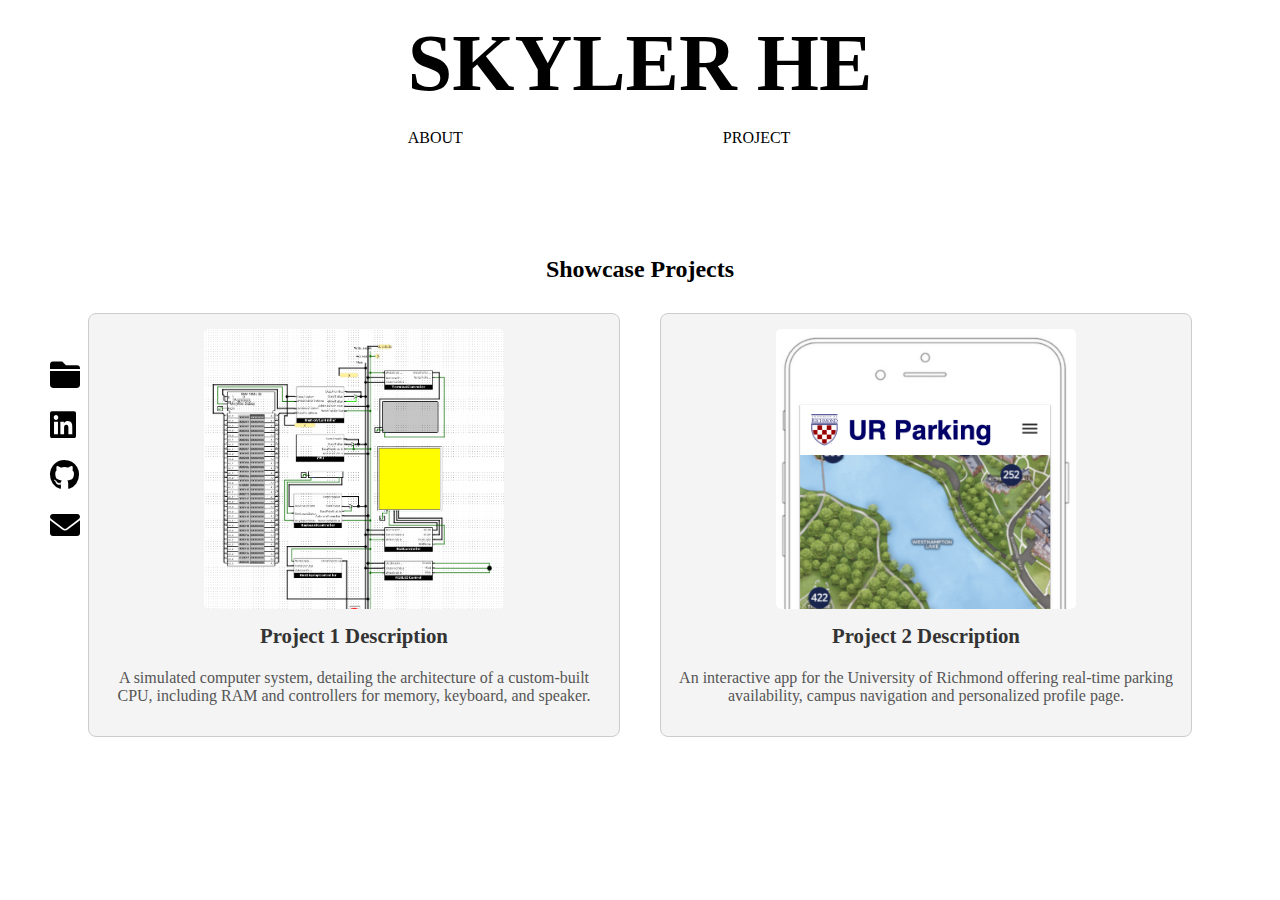
<file: index.html>
<!DOCTYPE html>
<html lang="en">
<head>
    <meta charset="UTF-8">
    <meta name="viewport" content="width=device-width, initial-scale=1.0">
    <link rel="stylesheet" href="styles.css">
    <link href="https://cdnjs.cloudflare.com/ajax/libs/font-awesome/6.0.0-beta3/css/all.min.css" rel="stylesheet">
    <title>Home</title>
</head>
<body>
    <div id="screen">
        <!-- Left-side icons placeholder -->
        <div id="left-icons"></div>
        <!-- Navigation bar-->
        <div id="header-placeholder"></div> 
        <!-- Showcase Section for Projects -->
        <a href="project.html" class="projects-section"> 
            <h2>Showcase Projects</h2>
            
            <div class="project-container">
                <!-- Project 1 -->
                <div class="project">
                    <img src="p1.png" alt="Project 1 Diagram">
                    <div class="description">
                        <h3>Project 1 Description</h3>
                        <p>A simulated computer system, detailing the architecture of a custom-built CPU, including RAM and controllers for memory, keyboard, and speaker.</p>
                    </div>
                </div>

                <!-- Project 2 -->
                <div class="project">
                    <img src="p2.png" alt="Project 2 Diagram">
                    <div class="description">
                        <h3>Project 2 Description</h3>
                        <p>An interactive app for the University of Richmond offering real-time parking availability, campus navigation and personalized profile page.</p>
                    </div>
                </div>
            </div>
        </div>

    </div>
    <script src="index.js" type="module"></script>
</body>
</html>
</file>
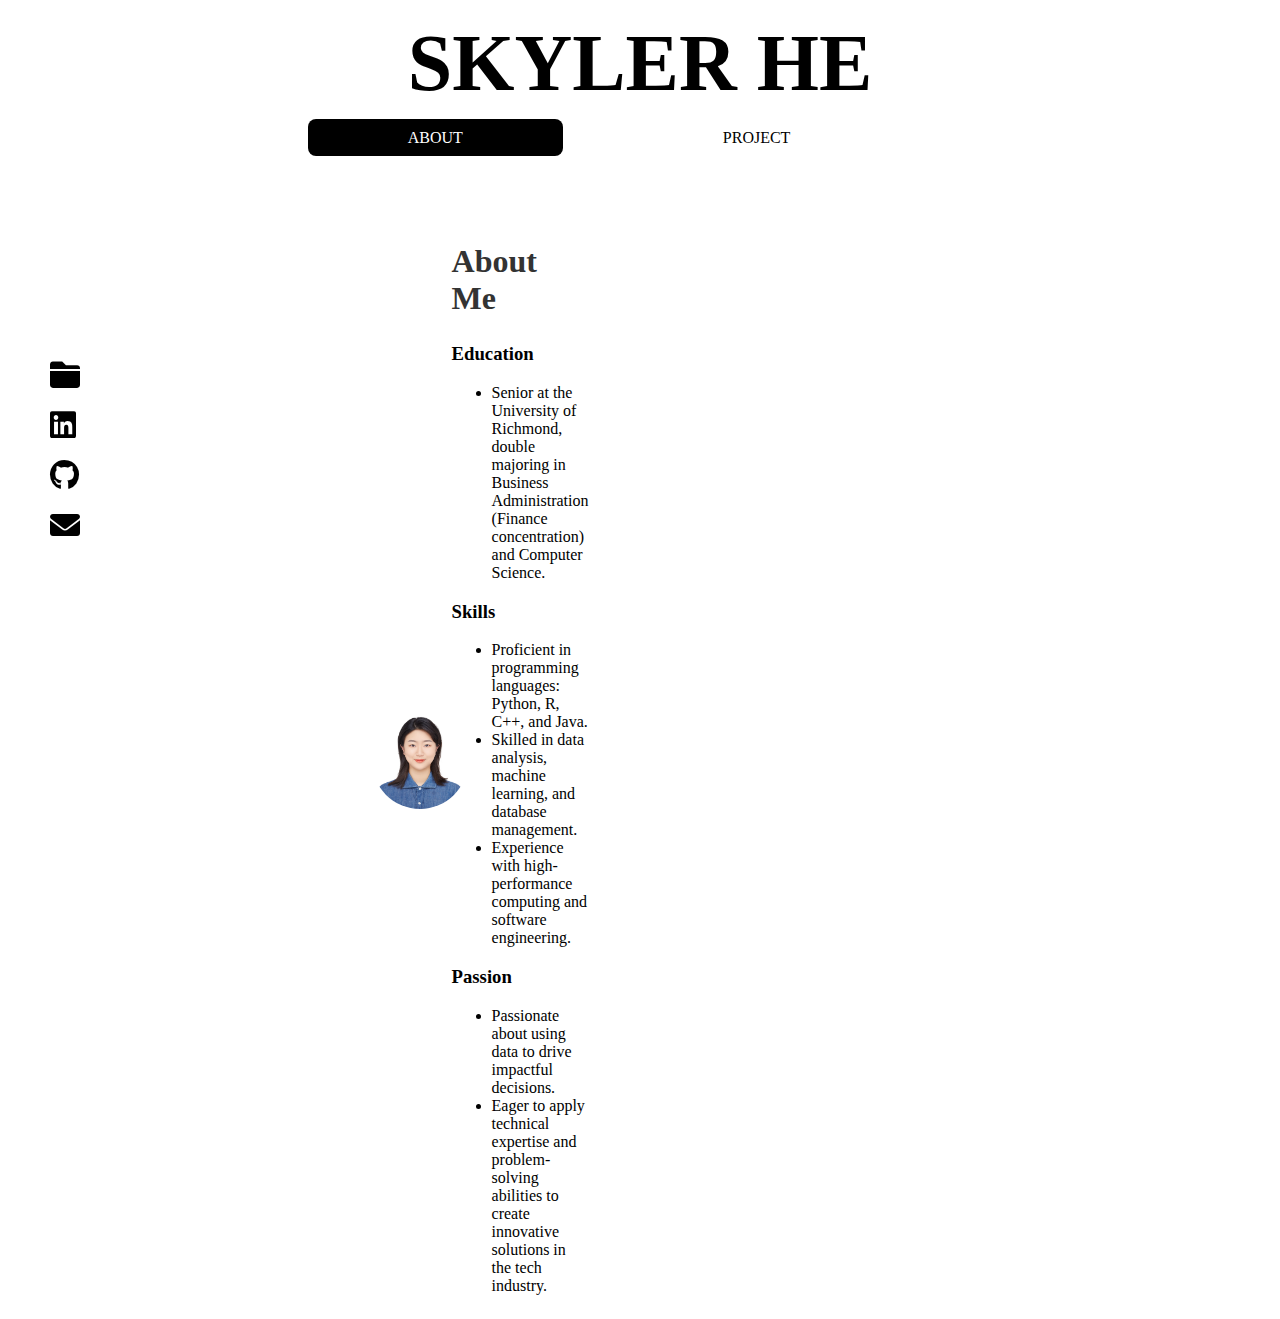
<file: about.html>
<!DOCTYPE html>
<html lang="en">
<head>
    <meta charset="UTF-8">
    <meta name="viewport" content="width=device-width, initial-scale=1.0">
    <link rel="stylesheet" href="styles.css">
    <link href="https://cdnjs.cloudflare.com/ajax/libs/font-awesome/6.0.0-beta3/css/all.min.css" rel="stylesheet">
    <title>Home</title>
</head>
<body>
    <div id="screen">
        <!-- Left-side icons placeholder -->
        <div id="left-icons"></div>
        <!-- Navigation bar-->
        <div id="header-placeholder"></div>

        <div class="about-section">
            <div class="image-container">
                <img src="p3.png" alt="mepic" class="about-image">
            </div>
            <div class="text-container">
                <h2>About Me</h2>
                
                <!-- Education Section -->
                <h3>Education</h3>
                <ul>
                    <li>Senior at the University of Richmond, double majoring in Business Administration (Finance concentration) and Computer Science.</li>
                </ul>
        
                <!-- Skills Section -->
                <h3>Skills</h3>
                <ul>
                    <li>Proficient in programming languages: Python, R, C++, and Java.</li>
                    <li>Skilled in data analysis, machine learning, and database management.</li>
                    <li>Experience with high-performance computing and software engineering.</li>
                </ul>
        
                <!-- Passion Section -->
                <h3>Passion</h3>
                <ul>
                    <li>Passionate about using data to drive impactful decisions.</li>
                    <li>Eager to apply technical expertise and problem-solving abilities to create innovative solutions in the tech industry.</li>
                </ul>
            </div>
        </div>
        
        
    </div>
    <script src="about.js" type="module"></script>
</body>
</html>
</file>
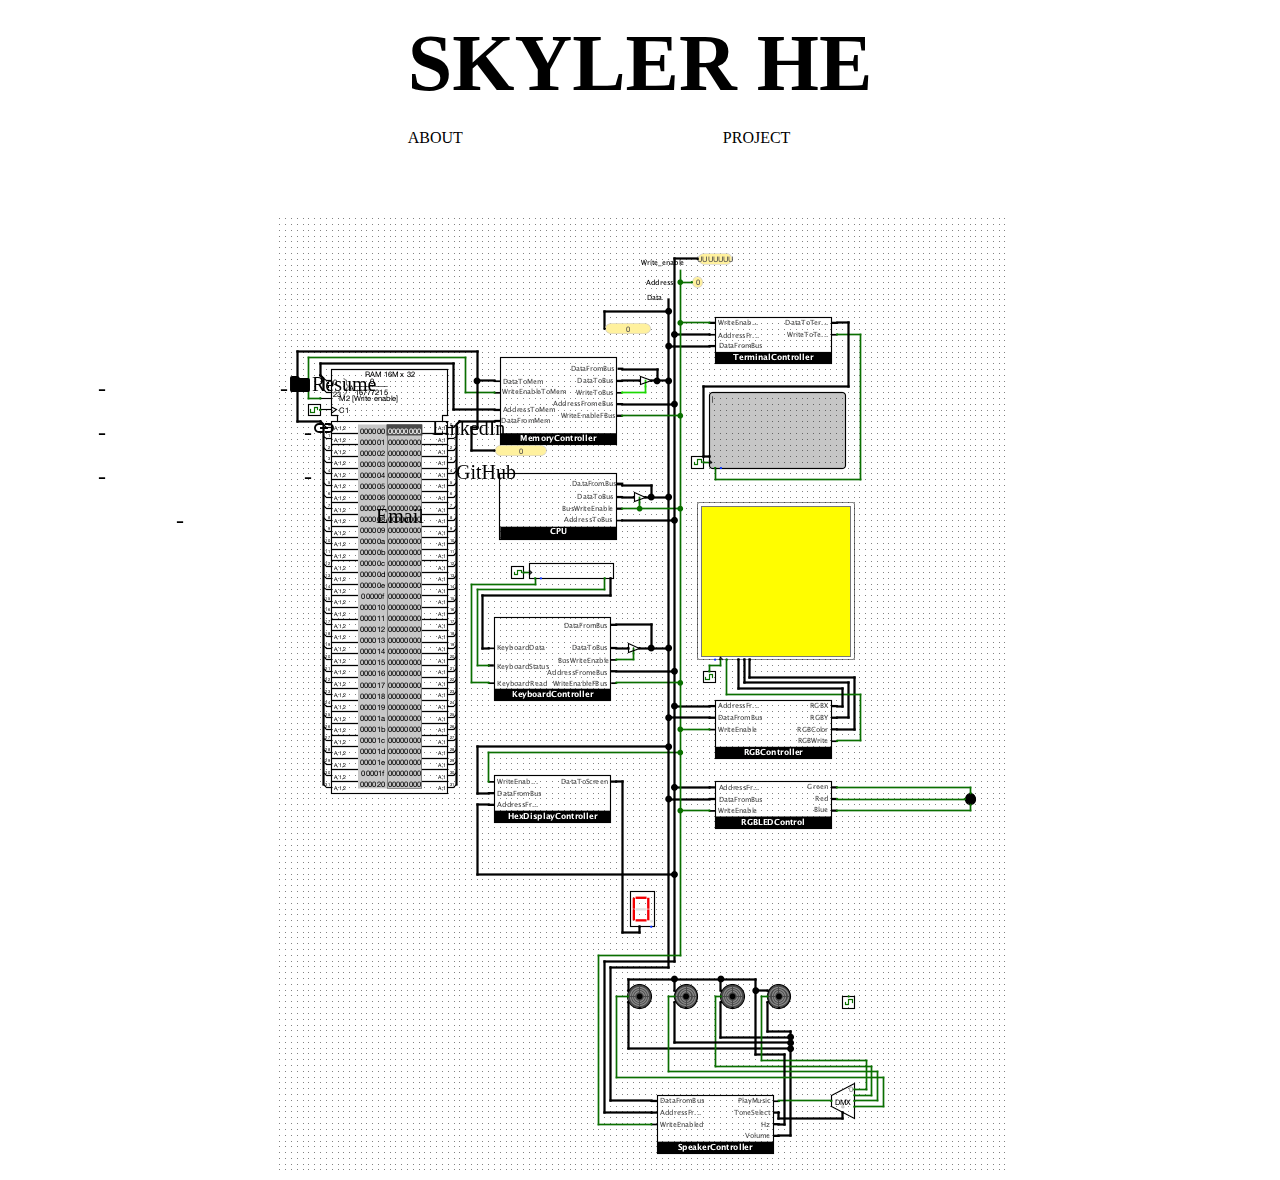
<file: home.html>
<!DOCTYPE html>
<html lang="en">
<head>
    <meta charset="UTF-8">
    <meta name="viewport" content="width=device-width, initial-scale=1.0">
    <link rel="stylesheet" href="styles.css">
    <link href="https://fonts.googleapis.com/icon?family=Material+Icons" rel="stylesheet">
    <title>Home</title>
</head>
<body>
    <div id="screen">
        <!-- Left-side icons placeholder -->
        <div id="left-icons"></div>
        <!-- Navigation bar-->
        <div id="header-placeholder"></div>
        <!-- Insert the image here -->
        <img src="p1.png" id="frontpage" style="max-width: 100%; max-height: 100%; object-fit: cover;">
    </div>
    <script src="home.js" type="module"></script>
</body>
</html>
</file>
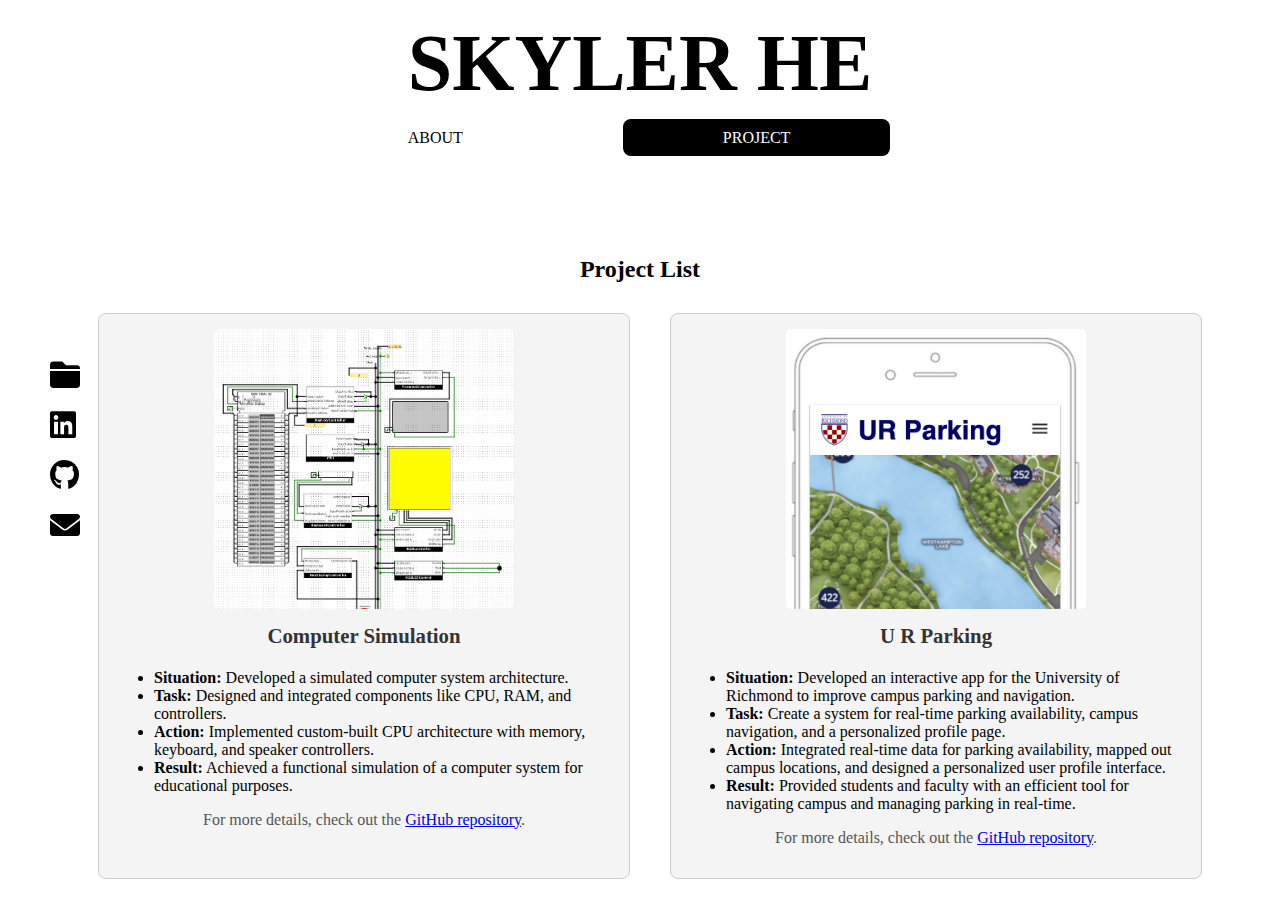
<file: project.html>
<!DOCTYPE html>
<html lang="en">
<head>
    <meta charset="UTF-8">
    <meta name="viewport" content="width=device-width, initial-scale=1.0">
    <link rel="stylesheet" href="styles.css">
    <link href="https://cdnjs.cloudflare.com/ajax/libs/font-awesome/6.0.0-beta3/css/all.min.css" rel="stylesheet">
    <title>Home</title>
</head>
<body>
    <div id="screen">
        <!-- Left-side icons placeholder -->
        <div id="left-icons"></div>
        <!-- Navigation bar-->
        <div id="header-placeholder"></div>
        <a href="project.html" style="text-decoration: none; color: inherit;">
        <!-- Showcase Section for Projects -->
        <div class="projects-section">
            <h2>Project List</h2>
            
            <div class="project-container">
                <!-- Project 1 -->
                <div class="project">
                    <img src="p1.png" alt="Project 1 Diagram">
                    <div class="description">
                        <h3>Computer Simulation</h3>
                        <ul>
                            <li><strong>Situation:</strong> Developed a simulated computer system architecture.</li>
                            <li><strong>Task:</strong> Designed and integrated components like CPU, RAM, and controllers.</li>
                            <li><strong>Action:</strong> Implemented custom-built CPU architecture with memory, keyboard, and speaker controllers.</li>
                            <li><strong>Result:</strong> Achieved a functional simulation of a computer system for educational purposes.</li>
                        </ul>
                        <p>For more details, check out the <a href="https://github.com/SkylerHe/computer_system_cs301" target="_blank">GitHub repository</a>.</p>
                    </div>
                </div>
                

                <!-- Project 2 -->
                <div class="project">
                    <img src="p2.png" alt="Project 2 Diagram">
                    <div class="description">
                        <h3>U R Parking</h3>
                        <ul>
                            <li><strong>Situation:</strong> Developed an interactive app for the University of Richmond to improve campus parking and navigation.</li>
                            <li><strong>Task:</strong> Create a system for real-time parking availability, campus navigation, and a personalized profile page.</li>
                            <li><strong>Action:</strong> Integrated real-time data for parking availability, mapped out campus locations, and designed a personalized user profile interface.</li>
                            <li><strong>Result:</strong> Provided students and faculty with an efficient tool for navigating campus and managing parking in real-time.</li>
                        </ul>
                        <p>For more details, check out the <a href="https://github.com/SkylerHe/ur-parking" target="_blank">GitHub repository</a>.</p>
                    </div>
                </div>
                
            </div>
        </div>

    </div>
    <script src="project.js" type="module"></script>
</body>
</html>
</file>
<file: styles.css>
#screen {
    overflow: scroll;
	position: relative;
    display: flex;
    flex-direction: column;
    align-items: center;

}

#navbar {
    display: fixed;
    height: 13rem;
    background-color: white;

}
  
#site-name {
    display: flex;
    font-size: 5rem;
    font-weight: bold;
    margin-bottom: 10px;
    flex-direction: column;
    align-items: center;
}
  
#navbar ul {
    list-style-type: none;
    margin: 0;
    padding: 0;
    display: flex;
}
  
#navbar li {
    margin-right: 60px;
    
}
  
#navbar a {
    text-decoration: none;
    color: black;
    padding: 10px 100px;
    transition: color 0.3s ease, background-color 0.3s ease;

}
  
#navbar a.active {
    color: white;
    background-color: #000; /* Highlight the active page link */
    border-radius: 8px;
}
  
#navbar a:hover {
    color: darkgray;
}

/* Styling for the left icons container */
#left-icons {
    position: fixed;
    left: 50px;
    top: 50%; 
    transform: translateY(-50%); 
    display: flex;
    flex-direction: column;
    gap: 20px;
    z-index: 10;
}

/* Styling for the anchor tags inside the icons container */
#left-icons a {
    text-decoration: none;
    color: black;
    font-size: 20px;
    display: flex;
    align-items: center;
    position: relative; 
    transition: color 0.3s ease;
}

#left-icons a:hover {
    color: darkgrey; /* Example hover color */
}

/* Styling for the Font Awesome icons */
#left-icons i {
    font-size: 30px;
}

/* Hide the name by default */
#left-icons a span.name {
    opacity: 0;
    margin-left: 8px; /* Space between icon and name */
    white-space: nowrap; /* Prevent text wrapping */
    transition: opacity 0.3s ease, margin-left 0.3s ease;
}

/* Show the name on hover */
#left-icons a:hover span.name {
    opacity: 1;
    margin-left: 12px; /* Slightly move the text outward when shown */
}

/* General Layout for the Showcase Section */
.projects-section {
    text-align: center;
    padding: 20px;
    max-width: 1200px; 
    text-decoration: none;
    color: inherit;
}

.project-container {
    display: flex;
    justify-content: space-around;
    gap: 20px;
    flex-wrap: wrap;
    margin-top: 10px;
}

.project {
    width: 100%;
    max-width: 500px;
    border: 1px solid #ccc;
    padding: 15px;
    border-radius: 8px;
    background-color: #f4f4f4;
    margin: 10px;
    text-align: center; 
}


.project img {
    width: 100%;
    height: 100%;
    max-width: 300px;
    max-height: 280px;
    border-radius: 5px;
    object-fit: cover;
    object-position: top;
    display: block;
    margin: 0 auto;
}


/* Description Styling */
.description h3 {
    font-size: 1.3rem;
    margin-top: 15px;
    color: #333;
}
.description li {
    text-align: left;
}

.description p {
    font-size: 1rem;
    color: #555;
}

/* Make sure the layout is responsive */
@media screen and (max-width: 768px) {
    .project-container {
        flex-direction: column; /* Stack projects on smaller screens */
        align-items: center;
    }

    .project {
        width: 80%; /* Make each project box take up 80% of the width on small screens */
    }
}

/* Container for the about section */
.about-section {
    display: flex;
    justify-content: space-between;
    align-items: center;
}

/* Styling for the image */
.about-image {
    width: 20%;
    height: auto;
    margin-left: 30rem;
    border-radius: 80px;
    object-fit: cover;
}

/* Container for the text */
.text-container {
    width: 100%;
    margin-left: 5rem;
    margin-right: 50rem;
}

/* Optional styling for the heading */
.text-container h2 {
    font-size: 2rem;
    color: #333;
}

/* Optional styling for the paragraph */
.text-container p {
    font-size: 1.2rem;
    color: #555;
}
</file>
